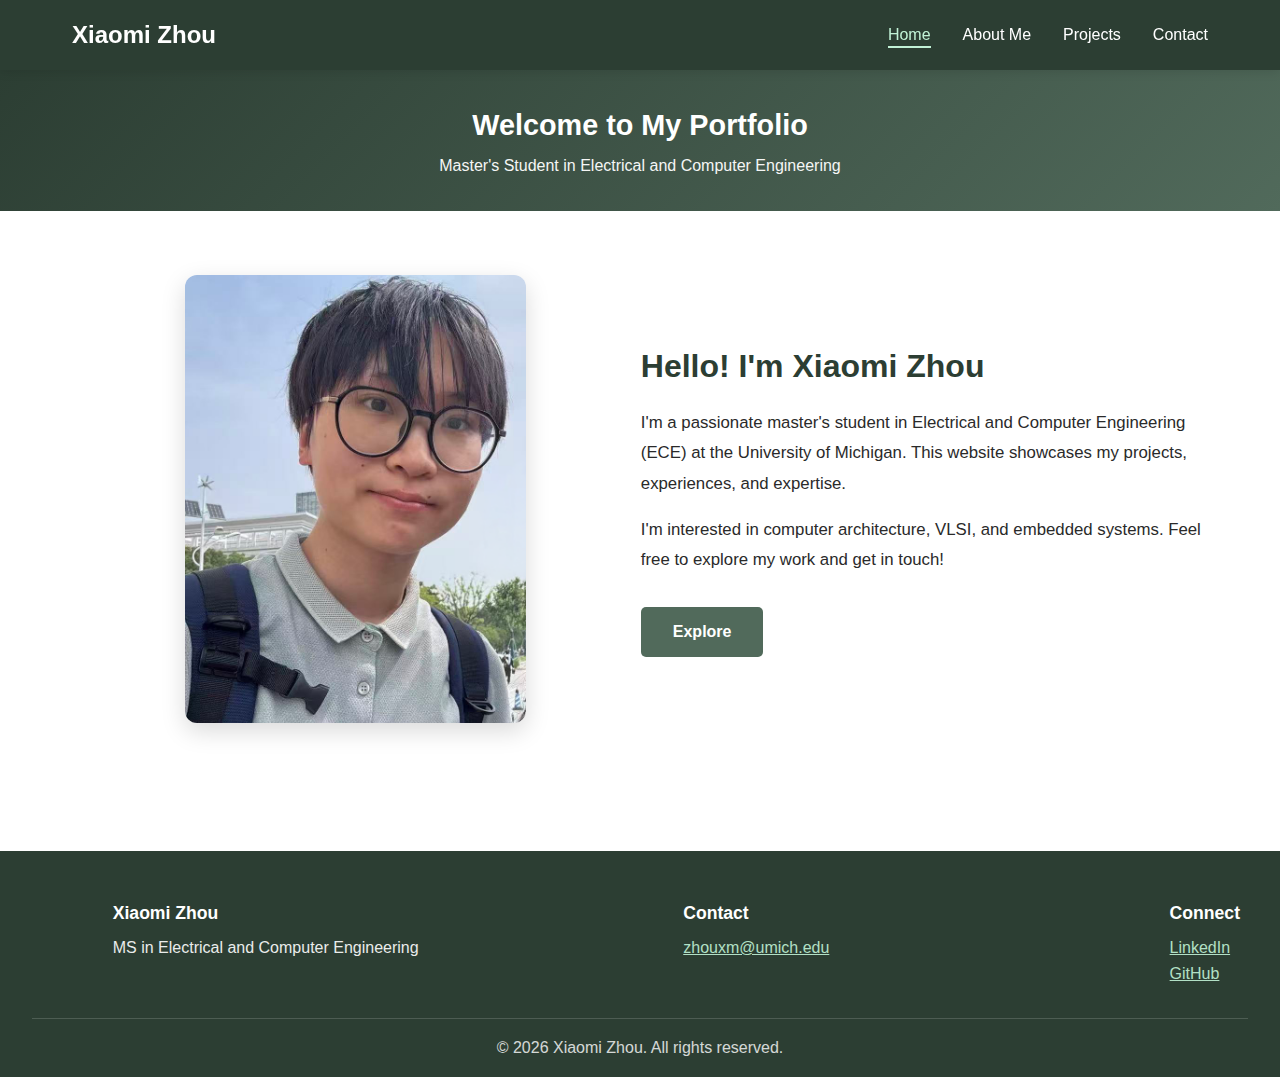
<file: index.html>
<!DOCTYPE html>
<html lang="en">
<head>
    <meta charset="UTF-8">
    <meta name="viewport" content="width=device-width, initial-scale=1.0">
    <meta name="description" content="Xiaomi Zhou's personal portfolio - MS in Electrical and Computer Engineering">
    <title>Xiaomi Zhou | ECE Portfolio</title>
    <link rel="stylesheet" href="css/style.css">
    <link rel="icon" href="favicon.ico">
</head>
<body>
    <a class="skip" href="#maincontent">Skip to Main Content</a>
    
    <header>
        <nav class="navbar">
                <div class="container">
                <a href="index.html" class="nav-logo">Xiaomi Zhou</a>
                <ul class="nav-menu">
                    <li><a href="index.html" class="nav-link active">Home</a></li>
                    <li><a href="aboutme.html" class="nav-link">About Me</a></li>
                    <li><a href="projects.html" class="nav-link">Projects</a></li>
                    <li><a href="contact.html" class="nav-link">Contact</a></li>
                </ul>
            </div>
        </nav>
        
        <section class="hero">
            <div class="hero-content">
                <h1>Welcome to My Portfolio</h1>
                <p class="subtitle">Master's Student in Electrical and Computer Engineering</p>
            </div>
        </section>
    </header>

    <main id="maincontent">
        <section class="intro">
            <div class="intro-container">
                <div class="intro-image">
                    <img src="img/selfie.png" alt="Portrait of Xiaomi Zhou">
                </div>
                <div class="intro-text">
                    <h2>Hello! I'm Xiaomi Zhou</h2>
                    <p>I'm a passionate master's student in Electrical and Computer Engineering (ECE) at the University of Michigan. This website showcases my projects, experiences, and expertise.</p>
                    <p>I'm interested in computer architecture, VLSI, and embedded systems. Feel free to explore my work and get in touch!</p>
                    <a href="aboutme.html" class="cta-button">Explore</a>
                </div>
            </div>
        </section>
    </main>

    <footer>
        <div class="footer-content">
            <div class="footer-section">
                <h3>Xiaomi Zhou</h3>
                <p>MS in Electrical and Computer Engineering</p>
            </div>
            <div class="footer-section">
                <h3>Contact</h3>
                <p><a href="mailto:zhouxm@umich.edu">zhouxm@umich.edu</a></p>
            </div>
            <div class="footer-section">
                <h3>Connect</h3>
                <ul>
                    <li><a href="https://www.linkedin.com/in/xiaomi-zhou-228a4b295" target="_blank" rel="noopener noreferrer">LinkedIn</a></li>
                    <li><a href="https://github.com/ZhouxmLiz" target="_blank" rel="noopener noreferrer">GitHub</a></li>
                </ul>
            </div>
        </div>
        <p class="copyright">&copy; <span id="year"></span> Xiaomi Zhou. All rights reserved.</p>
    </footer>

    <script>
        document.getElementById("year").textContent = new Date().getFullYear();
    </script>
</body>
</html>
</file>
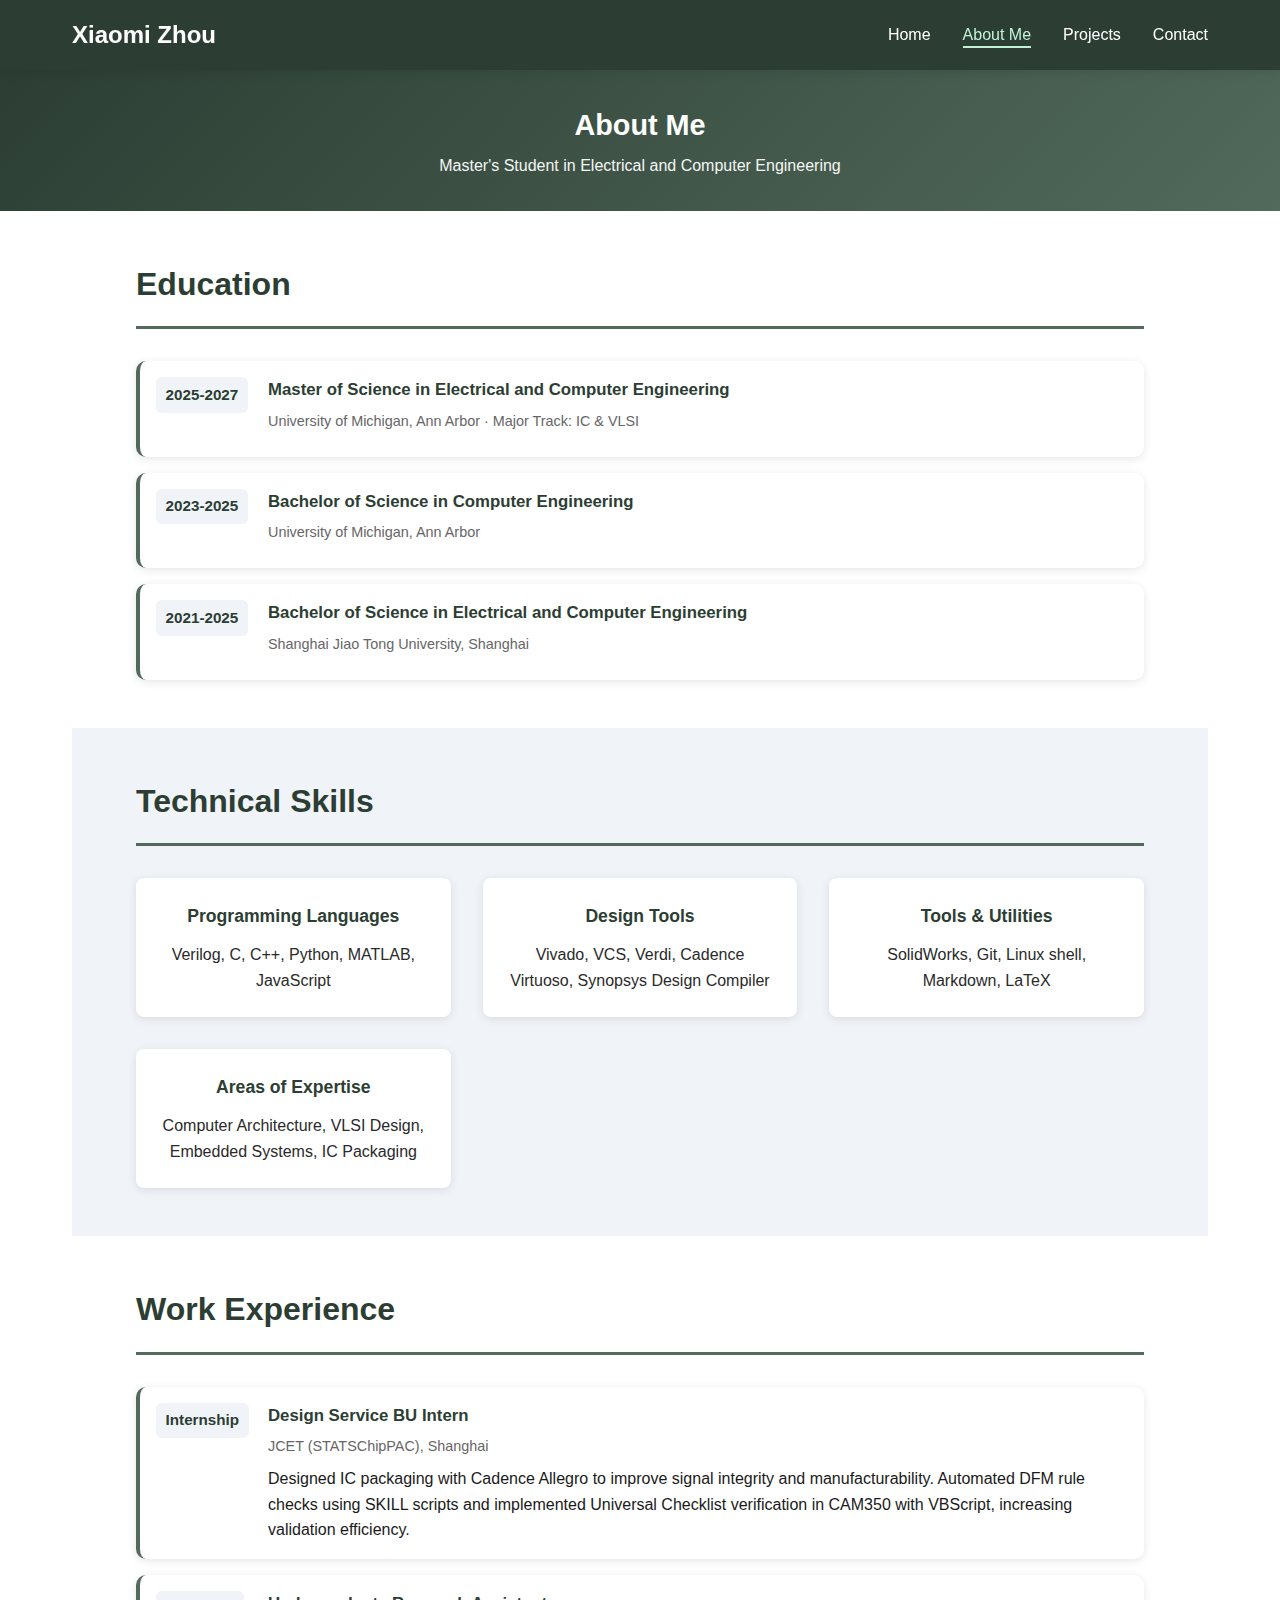
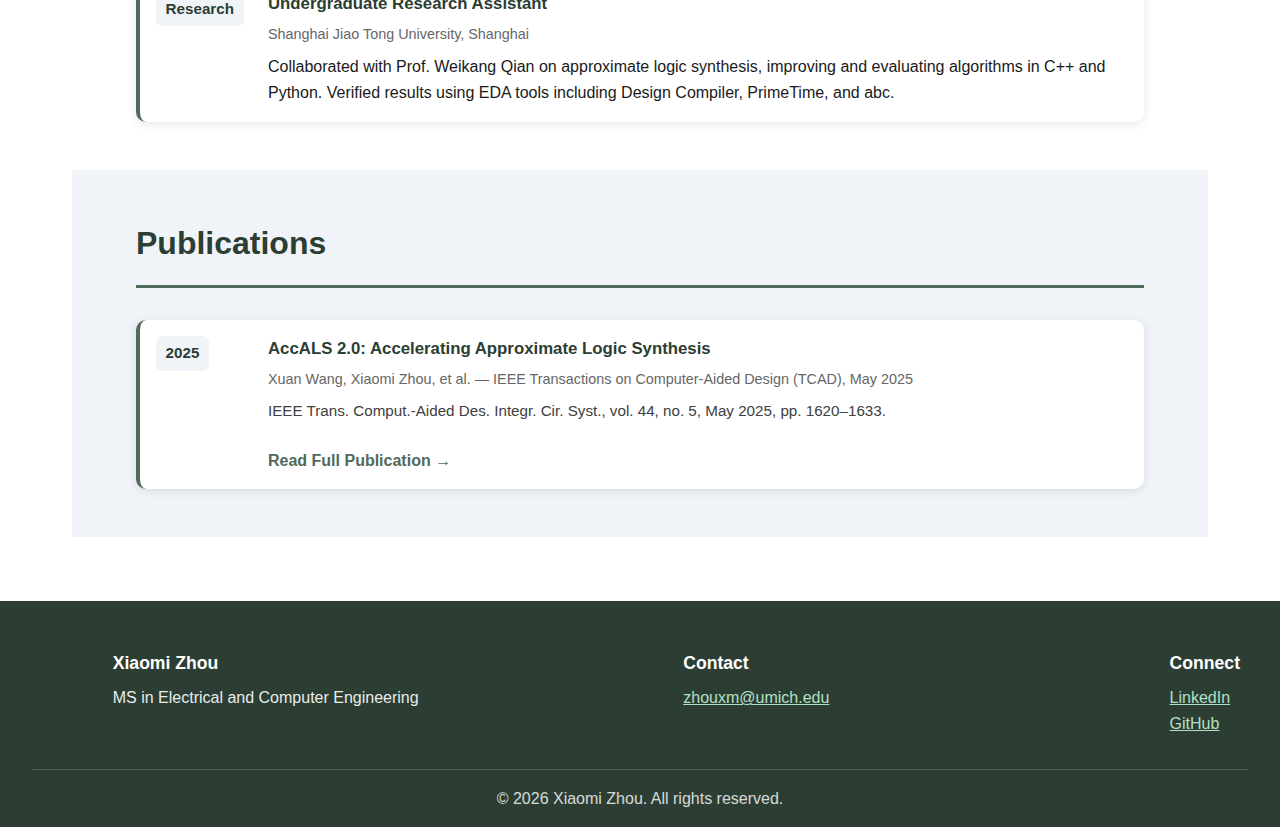
<file: aboutme.html>
<!DOCTYPE html>
<html lang="en">
<head>
    <meta charset="UTF-8">
    <meta name="viewport" content="width=device-width, initial-scale=1.0">
    <meta name="description" content="About Xiaomi Zhou - MS in Electrical and Computer Engineering">
    <title>About Me | Xiaomi Zhou</title>
    <link rel="stylesheet" href="css/style.css">
    <link rel="icon" href="favicon.ico">
</head>
<body>
    <a class="skip" href="#maincontent">Skip to Main Content</a>
    
    <header>
        <nav class="navbar">
                <div class="container">
                <a href="index.html" class="nav-logo">Xiaomi Zhou</a>
                <ul class="nav-menu">
                    <li><a href="index.html" class="nav-link">Home</a></li>
                    <li><a href="aboutme.html" class="nav-link active">About Me</a></li>
                    <li><a href="projects.html" class="nav-link">Projects</a></li>
                    <li><a href="contact.html" class="nav-link">Contact</a></li>
                </ul>
            </div>
        </nav>
        
        <section class="hero">
            <div class="hero-content">
                <h1>About Me</h1>
                <p class="subtitle">Master's Student in Electrical and Computer Engineering</p>
            </div>
        </section>
    </header>

    <main id="maincontent">
        <section class="section">
            <div class="container">
                <h2>Education</h2>
                <ul class="list">
                    <li class="list-item">
                        <div class="list-left">
                            <div class="item-badge">2025-2027</div>
                        </div>
                        <div class="list-right">
                            <h3>Master of Science in Electrical and Computer Engineering</h3>
                            <div class="meta">University of Michigan, Ann Arbor · Major Track: IC & VLSI</div>
                        </div>
                    </li>

                    <li class="list-item">
                        <div class="list-left">
                            <div class="item-badge">2023-2025</div>
                        </div>
                        <div class="list-right">
                            <h3>Bachelor of Science in Computer Engineering</h3>
                            <div class="meta">University of Michigan, Ann Arbor</div>
                        </div>
                    </li>

                    <li class="list-item">
                        <div class="list-left">
                            <div class="item-badge">2021-2025</div>
                        </div>
                        <div class="list-right">
                            <h3>Bachelor of Science in Electrical and Computer Engineering</h3>
                            <div class="meta">Shanghai Jiao Tong University, Shanghai</div>
                        </div>
                    </li>
                </ul>
            </div>
        </section>

        <section class="section alt">
            <div class="container">
                <h2>Technical Skills</h2>
                <div class="skills-grid">
                    <div class="skill-category">
                        <h3>Programming Languages</h3>
                        <p>Verilog, C, C++, Python, MATLAB, JavaScript</p>
                    </div>
                    <div class="skill-category">
                        <h3>Design Tools</h3>
                        <p>Vivado, VCS, Verdi, Cadence Virtuoso, Synopsys Design Compiler</p>
                    </div>
                    <div class="skill-category">
                        <h3>Tools & Utilities</h3>
                        <p>SolidWorks, Git, Linux shell, Markdown, LaTeX</p>
                    </div>
                    <div class="skill-category">
                        <h3>Areas of Expertise</h3>
                        <p>Computer Architecture, VLSI Design, Embedded Systems, IC Packaging</p>
                    </div>
                </div>
            </div>
        </section>

        <section class="section">
            <div class="container">
                <h2>Work Experience</h2>
                <ul class="list">
                    <li class="list-item">
                        <div class="list-left">
                            <div class="item-badge">Internship</div>
                        </div>
                        <div class="list-right">
                            <h3>Design Service BU Intern</h3>
                            <div class="meta">JCET (STATSChipPAC), Shanghai</div>
                            <p>Designed IC packaging with Cadence Allegro to improve signal integrity and manufacturability. Automated DFM rule checks using SKILL scripts and implemented Universal Checklist verification in CAM350 with VBScript, increasing validation efficiency.</p>
                        </div>
                    </li>

                    <li class="list-item">
                        <div class="list-left">
                            <div class="item-badge">Research</div>
                        </div>
                        <div class="list-right">
                            <h3>Undergraduate Research Assistant</h3>
                            <div class="meta">Shanghai Jiao Tong University, Shanghai</div>
                            <p>Collaborated with Prof. Weikang Qian on approximate logic synthesis, improving and evaluating algorithms in C++ and Python. Verified results using EDA tools including Design Compiler, PrimeTime, and abc.</p>
                        </div>
                    </li>
                </ul>
            </div>
        </section>

        <section class="section alt">
            <div class="container">
                <h2>Publications</h2>
                <ul class="list">
                    <li class="list-item">
                        <div class="list-left">
                            <div class="item-badge">2025</div>
                        </div>
                        <div class="list-right">
                            <h3>AccALS 2.0: Accelerating Approximate Logic Synthesis</h3>
                            <div class="meta">Xuan Wang, Xiaomi Zhou, et al. — IEEE Transactions on Computer-Aided Design (TCAD), May 2025</div>
                            <p class="publication-meta">IEEE Trans. Comput.-Aided Des. Integr. Cir. Syst., vol. 44, no. 5, May 2025, pp. 1620–1633.</p>
                            <p><a href="https://dl.acm.org/doi/10.1109/TCAD.2024.3506860" class="publication-link" target="_blank" rel="noopener noreferrer">Read Full Publication →</a></p>
                        </div>
                    </li>
                </ul>
            </div>
        </section>
    </main>

    <footer>
        <div class="footer-content">
            <div class="footer-section">
                <h3>Xiaomi Zhou</h3>
                <p>MS in Electrical and Computer Engineering</p>
            </div>
            <div class="footer-section">
                <h3>Contact</h3>
                <p><a href="mailto:zhouxm@umich.edu">zhouxm@umich.edu</a></p>
            </div>
            <div class="footer-section">
                <h3>Connect</h3>
                <ul>
                    <li><a href="https://www.linkedin.com" target="_blank" rel="noopener noreferrer">LinkedIn</a></li>
                    <li><a href="https://github.com" target="_blank" rel="noopener noreferrer">GitHub</a></li>
                </ul>
            </div>
        </div>
        <p class="copyright">&copy; <span id="year"></span> Xiaomi Zhou. All rights reserved.</p>
    </footer>

    <script>
        document.getElementById("year").textContent = new Date().getFullYear();
    </script>
</body>
</html>
</file>
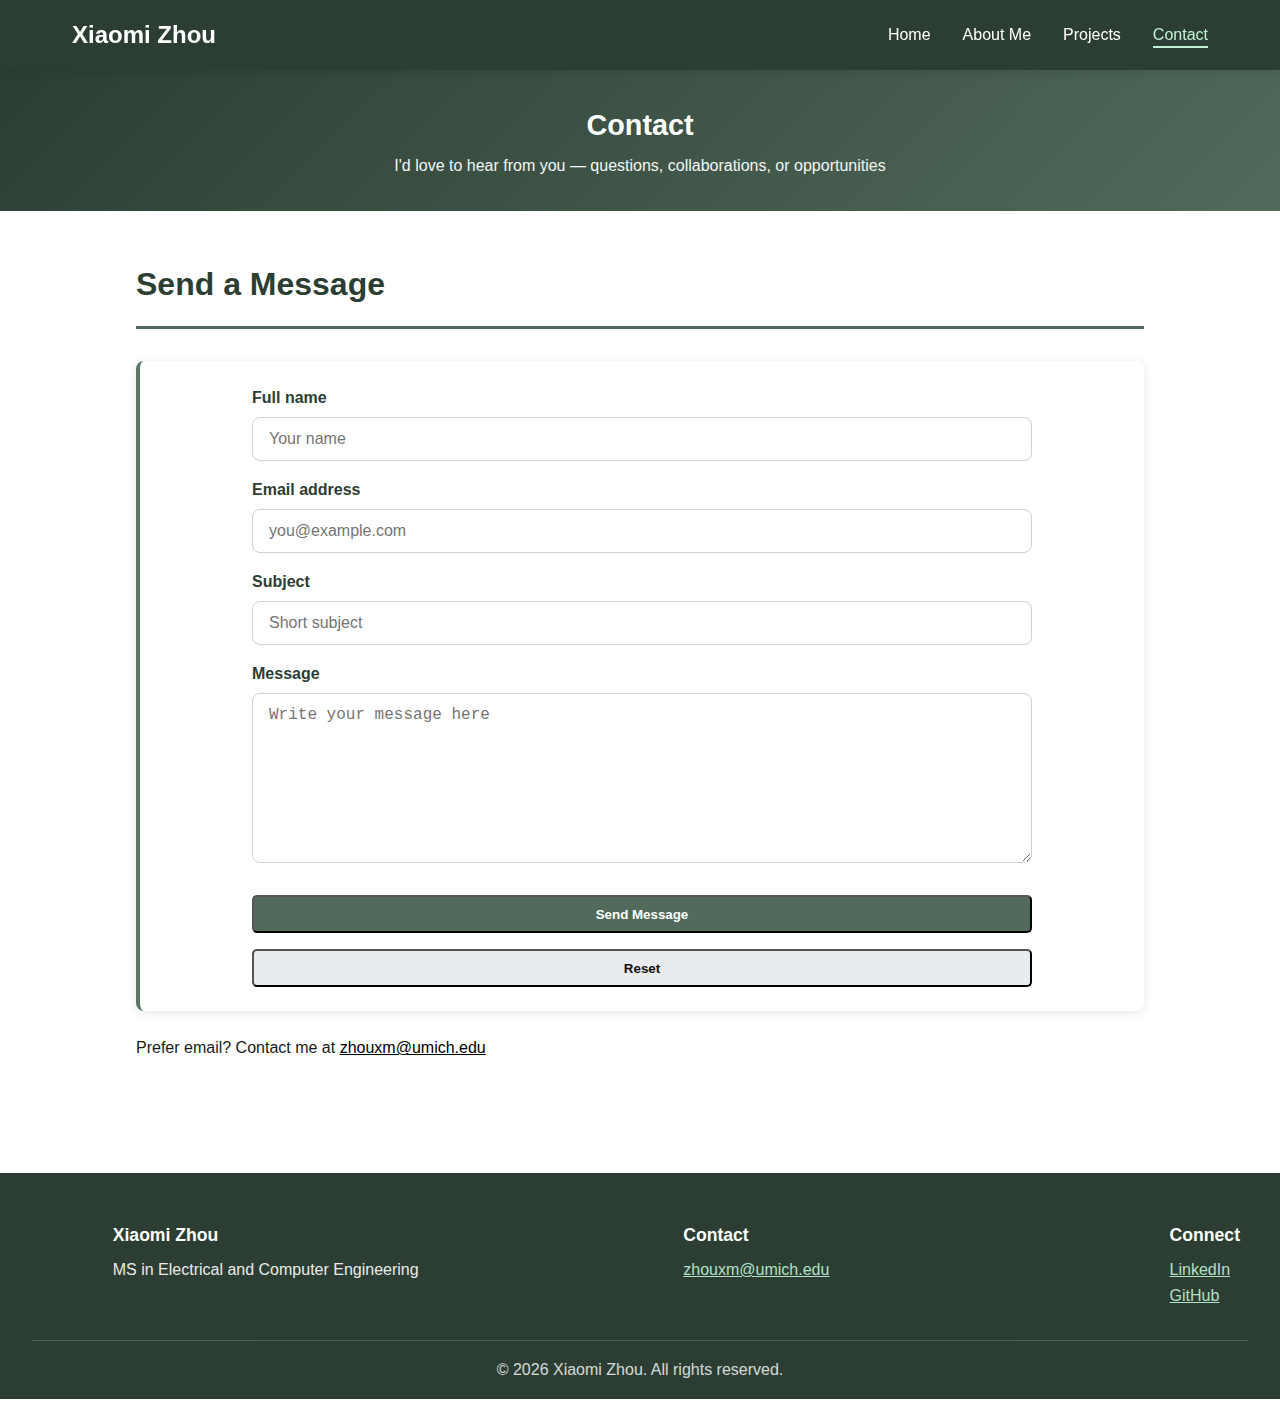
<file: contact.html>
<!DOCTYPE html>
<html lang="en">
<head>
    <meta charset="UTF-8">
    <meta name="viewport" content="width=device-width, initial-scale=1.0">
    <meta name="description" content="Contact Xiaomi Zhou - get in touch about projects, collaborations, or questions">
    <title>Contact | Xiaomi Zhou</title>
    <link rel="stylesheet" href="css/style.css">
    <link rel="icon" href="favicon.ico">
</head>
<body>
    <a class="skip" href="#maincontent">Skip to Main Content</a>

    <header>
        <nav class="navbar">
                <div class="container">
                <a href="index.html" class="nav-logo">Xiaomi Zhou</a>
                <ul class="nav-menu">
                    <li><a href="index.html" class="nav-link">Home</a></li>
                    <li><a href="aboutme.html" class="nav-link">About Me</a></li>
                    <li><a href="projects.html" class="nav-link">Projects</a></li>
                    <li><a href="contact.html" class="nav-link active">Contact</a></li>
                </ul>
            </div>
        </nav>

        <section class="hero">
            <div class="hero-content">
                <h1>Contact</h1>
                <p class="subtitle">I'd love to hear from you — questions, collaborations, or opportunities</p>
            </div>
        </section>
    </header>

    <main id="maincontent">
        <section class="section">
            <div class="container">
                <h2>Send a Message</h2>
                <div class="form-card">
                    <form id="contactForm" class="contact-form" action="https://formspree.io/f/xangdydw" method="POST">
                        <div class="form-row">
                            <label for="name">Full name</label>
                            <input id="name" name="name" type="text" required placeholder="Your name" aria-required="true">
                        </div>

                        <div class="form-row">
                            <label for="email">Email address</label>
                            <input id="email" name="email" type="email" required placeholder="you@example.com" aria-required="true">
                        </div>

                        <div class="form-row">
                            <label for="subject">Subject</label>
                            <input id="subject" name="subject" type="text" maxlength="150" placeholder="Short subject" required>
                        </div>

                        <div class="form-row">
                            <label for="message">Message</label>
                            <textarea id="message" name="message" rows="8" required minlength="10" maxlength="3000" placeholder="Write your message here"></textarea>
                        </div>

                        <div class="form-row">
                            <button type="submit" class="cta-button">Send Message</button>
                            <button type="reset" class="cta-button">Reset</button>
                        </div>

                        <div id="formStatus" role="status" aria-live="polite"></div>
                    </form>
                </div>

                <p class="prefer" style="margin-top:1rem;">Prefer email? Contact me at <a href="mailto:zhouxm@umich.edu">zhouxm@umich.edu</a></p>
            </div>
        </section>
    </main>

    <footer>
        <div class="footer-content">
            <div class="footer-section">
                <h3>Xiaomi Zhou</h3>
                <p>MS in Electrical and Computer Engineering</p>
            </div>
            <div class="footer-section">
                <h3>Contact</h3>
                <p><a href="mailto:zhouxm@umich.edu">zhouxm@umich.edu</a></p>
            </div>
            <div class="footer-section">
                <h3>Connect</h3>
                <ul>
                    <li><a href="https://www.linkedin.com" target="_blank" rel="noopener noreferrer">LinkedIn</a></li>
                    <li><a href="https://github.com" target="_blank" rel="noopener noreferrer">GitHub</a></li>
                </ul>
            </div>
        </div>
        <p class="copyright">&copy; <span id="year"></span> Xiaomi Zhou. All rights reserved.</p>
    </footer>

    <script>
        document.getElementById('year').textContent = new Date().getFullYear();
    </script>
</body>
</html>
</file>
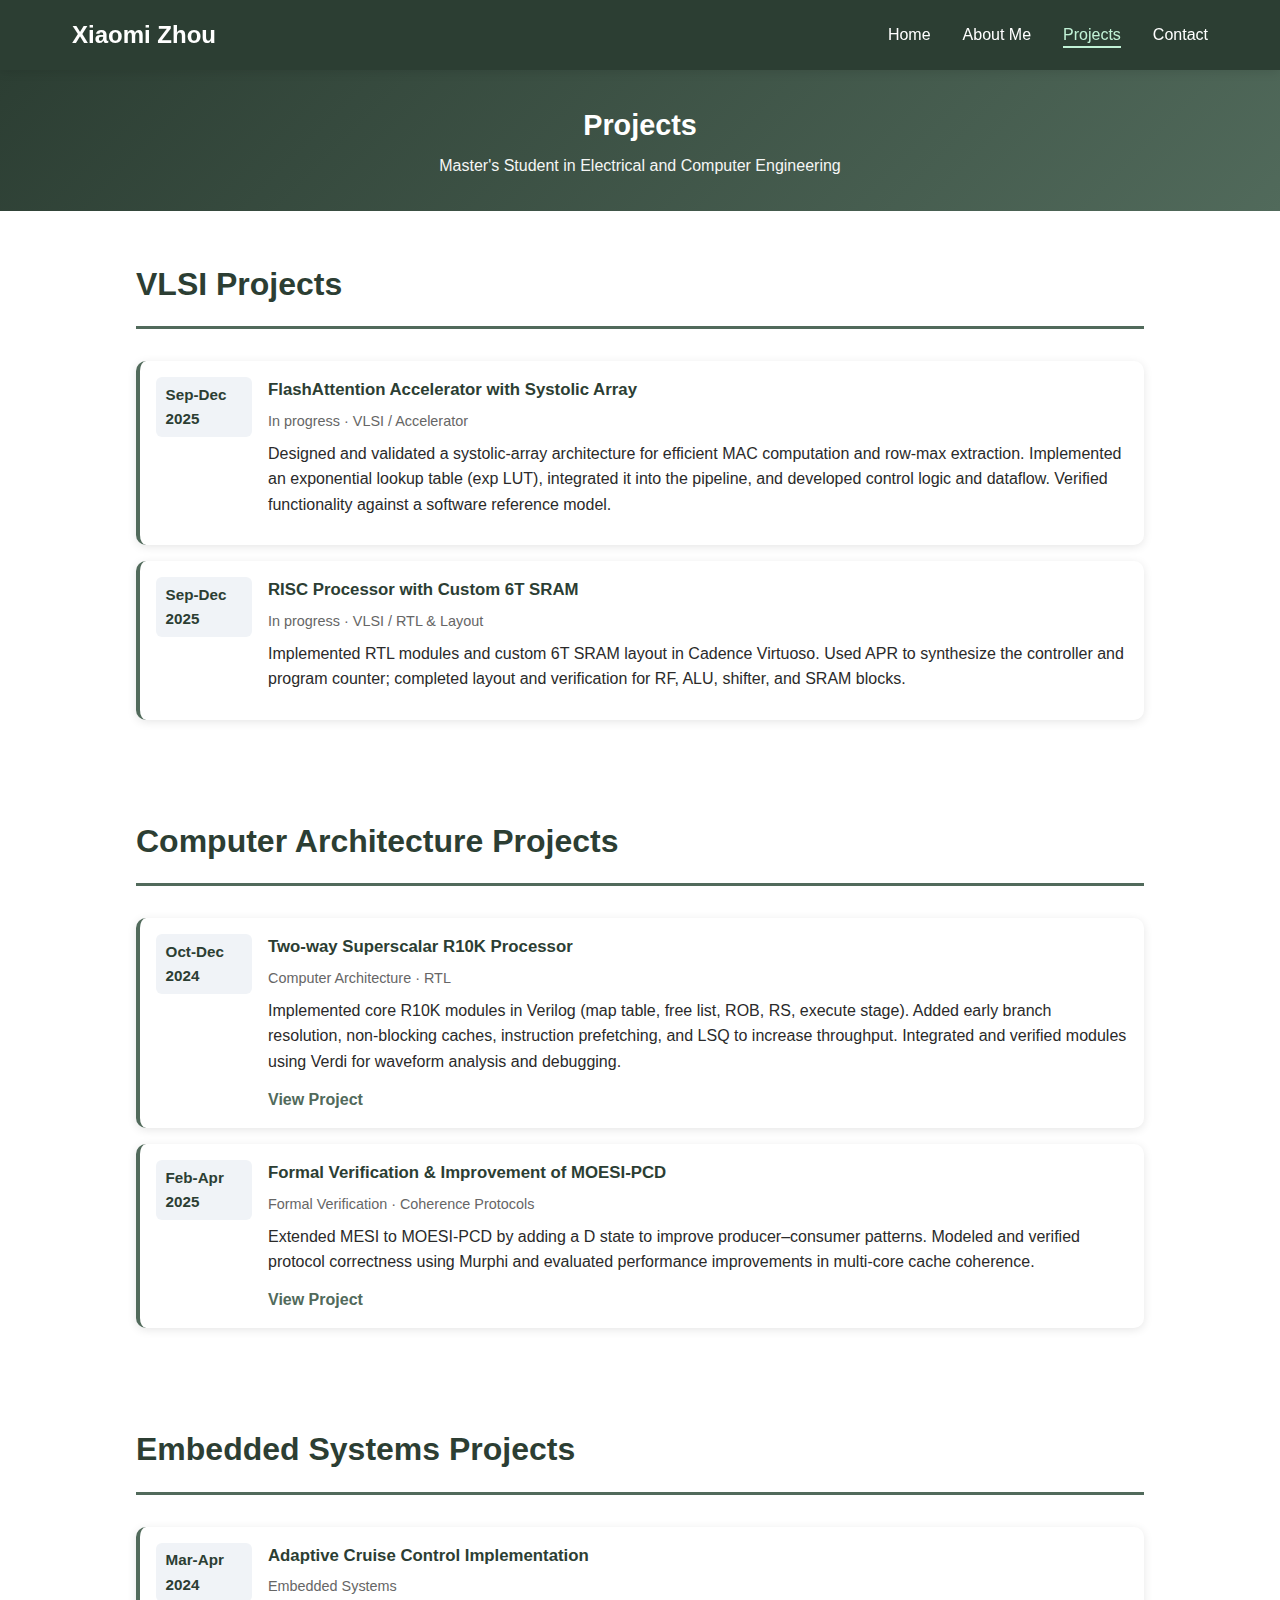
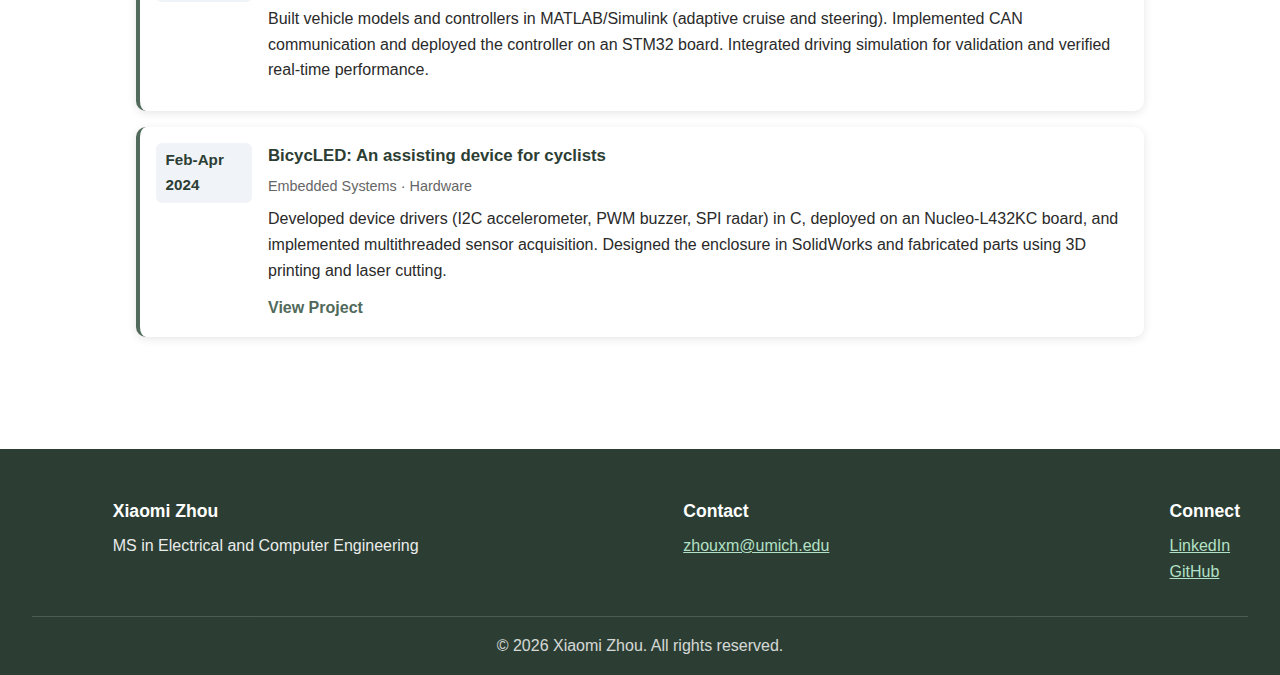
<file: projects.html>
<!DOCTYPE html>
<html lang="en">
<head>
    <meta charset="UTF-8">
    <meta name="viewport" content="width=device-width, initial-scale=1.0">
    <meta name="description" content="Xiaomi Zhou's personal portfolio - MS in Electrical and Computer Engineering">
    <title>Projects | Xiaomi Zhou</title>
    <link rel="stylesheet" href="css/style.css">
    <link rel="icon" href="favicon.ico">
</head>
<body>
    <a class="skip" href="#maincontent">Skip to Main Content</a>
    
    <header>
        <nav class="navbar">
            <div class="container">
                <a href="index.html" class="nav-logo">Xiaomi Zhou</a>
                <ul class="nav-menu">
                    <li><a href="index.html" class="nav-link">Home</a></li>
                    <li><a href="aboutme.html" class="nav-link">About Me</a></li>
                    <li><a href="projects.html" class="nav-link active">Projects</a></li>
                    <li><a href="contact.html" class="nav-link">Contact</a></li>
                </ul>
            </div>
        </nav>
        
        <section class="hero">
            <div class="hero-content">
                <h1>Projects</h1>
                <p class="subtitle">Master's Student in Electrical and Computer Engineering</p>
            </div>
        </section>
    </header>

    <main id="maincontent">
        <section class="section">
            <div class="container">
                <h2>VLSI Projects</h2>
                <ul class="list">
                    <li class="list-item">
                        <div class="list-left"><div class="item-badge">Sep-Dec 2025</div></div>
                        <div class="list-right">
                            <h3>FlashAttention Accelerator with Systolic Array</h3>
                            <div class="meta">In progress · VLSI / Accelerator</div>
                            <p class="project-description">Designed and validated a systolic-array architecture for efficient MAC computation and row-max extraction. Implemented an exponential lookup table (exp LUT), integrated it into the pipeline, and developed control logic and dataflow. Verified functionality against a software reference model.</p>
                        </div>
                    </li>

                    <li class="list-item">
                        <div class="list-left"><div class="item-badge">Sep-Dec 2025</div></div>
                        <div class="list-right">
                            <h3>RISC Processor with Custom 6T SRAM</h3>
                            <div class="meta">In progress · VLSI / RTL & Layout</div>
                            <p class="project-description">Implemented RTL modules and custom 6T SRAM layout in Cadence Virtuoso. Used APR to synthesize the controller and program counter; completed layout and verification for RF, ALU, shifter, and SRAM blocks.</p>
                        </div>
                    </li>
                </ul>
                <!-- Add more projects as needed -->
            </div>
        </section>

        <section class="section">
            <div class="container">
                <h2>Computer Architecture Projects</h2>
                <ul class="list">
                    <li class="list-item">
                        <div class="list-left"><div class="item-badge">Oct-Dec 2024</div></div>
                        <div class="list-right">
                            <h3>Two-way Superscalar R10K Processor</h3>
                            <div class="meta">Computer Architecture · RTL</div>
                            <p class="project-description">Implemented core R10K modules in Verilog (map table, free list, ROB, RS, execute stage). Added early branch resolution, non-blocking caches, instruction prefetching, and LSQ to increase throughput. Integrated and verified modules using Verdi for waveform analysis and debugging.</p>
                            <p><a href="./rpt/470_report.pdf" class="project-link">View Project</a></p>
                        </div>
                    </li>

                    <li class="list-item">
                        <div class="list-left"><div class="item-badge">Feb-Apr 2025</div></div>
                        <div class="list-right">
                            <h3>Formal Verification & Improvement of MOESI-PCD</h3>
                            <div class="meta">Formal Verification · Coherence Protocols</div>
                            <p class="project-description">Extended MESI to MOESI-PCD by adding a D state to improve producer–consumer patterns. Modeled and verified protocol correctness using Murphi and evaluated performance improvements in multi-core cache coherence.</p>
                            <p><a href="./rpt/570_report.pdf" class="project-link">View Project</a></p>
                        </div>
                    </li>
                </ul>
                <!-- Add more projects as needed -->
            </div>
        </section>

        <section class="section">
            <div class="container">
                <h2>Embedded Systems Projects</h2>
                <ul class="list">
                    <li class="list-item">
                        <div class="list-left"><div class="item-badge">Mar-Apr 2024</div></div>
                        <div class="list-right">
                            <h3>Adaptive Cruise Control Implementation</h3>
                            <div class="meta">Embedded Systems</div>
                            <p class="project-description">Built vehicle models and controllers in MATLAB/Simulink (adaptive cruise and steering). Implemented CAN communication and deployed the controller on an STM32 board. Integrated driving simulation for validation and verified real-time performance.</p>
                        </div>
                    </li>
                    <li class="list-item">
                        <div class="list-left"><div class="item-badge">Feb-Apr 2024</div></div>
                        <div class="list-right">
                            <h3>BicycLED: An assisting device for cyclists</h3>
                            <div class="meta">Embedded Systems · Hardware</div>
                            <p class="project-description">Developed device drivers (I2C accelerometer, PWM buzzer, SPI radar) in C, deployed on an Nucleo-L432KC board, and implemented multithreaded sensor acquisition. Designed the enclosure in SolidWorks and fabricated parts using 3D printing and laser cutting.</p>
                            <p><a href="./rpt/373_report.pdf" class="project-link">View Project</a></p>
                        </div>
                    </li>
                </ul>
                <!-- Add more projects as needed -->
            </div>
        </section>
        <!-- Add more sections for different types of projects (e.g., research, coursework) -->
    </main>

    <footer>
        <div class="footer-content">
            <div class="footer-section">
                <h3>Xiaomi Zhou</h3>
                <p>MS in Electrical and Computer Engineering</p>
            </div>
            <div class="footer-section">
                <h3>Contact</h3>
                <p><a href="mailto:zhouxm@umich.edu">zhouxm@umich.edu</a></p>
            </div>
            <div class="footer-section">
                <h3>Connect</h3>
                <ul>
                    <li><a href="https://www.linkedin.com/in/xiaomi-zhou-228a4b295" target="_blank" rel="noopener noreferrer">LinkedIn</a></li>
                    <li><a href="https://github.com/ZhouxmLiz" target="_blank" rel="noopener noreferrer">GitHub</a></li>
                </ul>
            </div>
        </div>
        <p class="copyright">&copy; <span id="year"></span> Xiaomi Zhou. All rights reserved.</p>
    </footer>

    <script>
        document.getElementById("year").textContent = new Date().getFullYear();
    </script>
</body>
</html>
</file>
<file: css/style.css>
/* ==================== */
/* Reset and Base Styles */
/* ==================== */
* {
    margin: 0;
    padding: 0;
    box-sizing: border-box;
}

:root {
    --primary-color: #2C3E33;
    --secondary-color: #516A5B;
    --accent-color: #597667;
    --link-color: #c1f2d6;
    --dark-text: #1a1a1a;
    --light-bg: #f0f3f7;
    --white: #ffffff;
    --border-color: #d0d0d0;
    --shadow: 0 2px 10px rgba(0, 0, 0, 0.1);
    --shadow-lg: 0 8px 25px rgba(0, 0, 0, 0.15);
}

html {
    scroll-behavior: smooth;
}

body {
    font-family: 'Segoe UI', Tahoma, Geneva, Verdana, sans-serif;
    line-height: 1.6;
    color: var(--dark-text);
    background-color: var(--white);
}

/* ==================== */
/* Skip Link */
/* ==================== */
.skip {
    position: absolute;
    top: -40px;
    left: 0;
    background: var(--primary-color);
    color: var(--white);
    padding: 8px;
    text-decoration: none;
    z-index: 100;
}

.skip:focus {
    top: 0;
}

/* ==================== */
/* Navigation Bar */
/* ==================== */
header {
    background-color: var(--white);
}

.navbar {
    background-color: var(--primary-color);
    padding: 1rem 0;
    position: sticky;
    top: 0;
    z-index: 50;
    box-shadow: var(--shadow);
}

.container {
    max-width: 1200px;
    margin: 0 auto;
    padding: 0 2rem;
}

.navbar > .container {
    display: flex;
    justify-content: space-between;
    align-items: center;
}

.nav-logo {
    color: var(--white);
    font-size: 1.5rem;
    font-weight: bold;
    text-decoration: none;
    transition: color 0.3s ease;
}

.nav-logo:hover {
    color: var(--link-color);
}

.nav-logo:focus {
    color: var(--link-color);
    border: 2px dashed var(--link-color);
}

.nav-menu {
    display: flex;
    list-style: none;
    gap: 2rem;
}

.nav-link {
    color: var(--white);
    text-decoration: none;
    font-weight: 500;
    transition: color 0.3s ease;
    position: relative;
}

.nav-link:hover {
    color: var(--link-color);
}

.nav-link:focus {
    color: var(--link-color);
    border: 2px dashed var(--link-color);
}

.nav-link.active {
    color: var(--link-color);
}

.nav-link.active::after {
    content: '';
    position: absolute;
    bottom: -5px;
    left: 0;
    width: 100%;
    height: 2px;
    background-color: var(--link-color);
}

/* ==================== */
/* Hero Section */
/* ==================== */
.hero {
    background: linear-gradient(135deg, var(--primary-color) 0%, var(--secondary-color) 100%);
    color: var(--white);
    padding: 2rem;
    text-align: center;
}

.hero-content h1 {
    font-size: 1.8rem;
    margin-bottom: 0.3rem;
    font-weight: 700;
}

.subtitle {
    font-size: 1rem;
    opacity: 0.95;
}

/* ==================== */
/* Main Content */
/* ==================== */
main {
    max-width: 1200px;
    margin: 0 auto;
    padding: 0 2rem;
}

/* ==================== */
/* Intro Section */
/* ==================== */
.intro {
    padding: 4rem 0;
}

.intro-container {
    display: grid;
    grid-template-columns: 1fr 1fr;
    gap: 0.1rem;
    align-items: center;
}

.intro-text h2 {
    font-size: 2rem;
    margin-bottom: 1rem;
    color: var(--primary-color);
}

.intro-text p {
    margin-bottom: 1rem;
    font-size: 1.05rem;
    line-height: 1.8;
    color: #2a2a2a;
}

.intro-image {
    display: flex;
    justify-content: space-evenly
}

.intro-image img {
    width: 60%;
    border-radius: 12px;
    box-shadow: var(--shadow-lg);
    height: 28rem;
    object-fit: cover;
}

/* ==================== */
/* Call to Action Button */
/* ==================== */
.cta-button {
    display: inline-block;
    background-color: var(--secondary-color);
    color: var(--white);
    padding: 0.75rem 2rem;
    border-radius: 5px;
    text-decoration: none;
    font-weight: 600;
    transition: all 0.3s ease;
    margin-top: 1rem;
}

.cta-button:hover, .cta-button:focus {
    background-color: var(--primary-color);
    transform: translateY(-2px);
    box-shadow: var(--shadow-lg);
}

/* ==================== */
/* Footer */
/* ==================== */
footer {
    background-color: var(--primary-color);
    color: var(--white);
    margin-top: 4rem;
    padding: 3rem 2rem 1rem;
}

.footer-content {
    max-width: 1200px;
    margin: 0 auto;
    display: grid;
    grid-template-columns: repeat(auto-fit, minmax(250px, 1fr));
    gap: 2rem;
    margin-bottom: 2rem;
    justify-items: end;
}

.footer-section h3 {
    margin-bottom: 0.5rem;
    font-size: 1.1rem;
}

.footer-section p,
.footer-section ul {
    opacity: 0.9;
}

.footer-section ul {
    list-style: none;
}

.footer-section a {
    color: var(--link-color);
    text-decoration: underline;
    transition: opacity 0.3s ease;
}

.footer-section a:hover, .footer-section a:focus {
    border: #e9ecef 2px dashed;
}

.copyright {
    text-align: center;
    border-top: 1px solid rgba(255, 255, 255, 0.2);
    padding-top: 1rem;
    opacity: 0.8;
}

/* ==================== */
/* Content Sections */
/* ==================== */
.section {
    padding: 3rem 2rem;
}

.section.alt {
    background-color: var(--light-bg);
}

.section h2 {
    font-size: 2rem;
    color: var(--primary-color);
    margin-bottom: 2rem;
    border-bottom: 3px solid var(--secondary-color);
    padding-bottom: 1rem;
}

/* Education Items */
.education-item {
    margin-bottom: 2rem;
    padding: 1.5rem;
    background: var(--white);
    border-radius: 8px;
    border-left: 4px solid var(--secondary-color);
    box-shadow: var(--shadow);
}

.education-item h3 {
    color: var(--primary-color);
    margin-bottom: 0.5rem;
    font-size: 1.2rem;
}

.institution {
    font-weight: 600;
    color: var(--secondary-color);
    margin-bottom: 0.25rem;
}

.period {
    color: #555;
    font-size: 0.95rem;
    font-style: italic;
}

/* Skills Grid */
.skills-grid {
    display: grid;
    grid-template-columns: repeat(auto-fit, minmax(250px, 1fr));
    gap: 2rem;
}

.skill-category {
    background: var(--white);
    padding: 1.5rem;
    border-radius: 8px;
    box-shadow: var(--shadow);
    text-align: center;
}

.skill-category h3 {
    color: var(--primary-color);
    margin-bottom: 0.75rem;
    font-size: 1.1rem;
}

.skill-category p {
    color: #2a2a2a;
    line-height: 1.6;
}

.company {
    color: var(--accent-color);
    font-weight: 600;
    font-size: 0.95rem;
}

/* Publication Items */
.publication-item {
    background: var(--white);
    padding: 2rem;
    border-radius: 8px;
    box-shadow: var(--shadow);
    border-left: 4px solid var(--secondary-color);
}

.publication-item h3 {
    color: var(--primary-color);
    margin-bottom: 0.75rem;
    font-size: 1.15rem;
}

.publication-meta {
    color: #404040;
    font-size: 0.95rem;
    margin-bottom: 0.5rem;
}

.publication-link {
    display: inline-block;
    color: var(--secondary-color);
    text-decoration: none;
    font-weight: 600;
    margin-top: 1rem;
    transition: all 0.3s ease;
}

.publication-link:hover {
    color: var(--primary-color);
    transform: translateX(5px);
}

.publication-link:focus {
    border: 2px dashed var(--primary-color);
    color: var(--primary-color);
    transform: translateX(5px);
}

/* ==================== */
/* Contact Form Styles */
/* ==================== */
.contact-form {
    display: grid;
    gap: 1rem;
    max-width: 780px;
    margin: 0 auto;
}

.form-card {
    background: var(--white);
    margin-bottom: 1.5rem;
    border-radius: 8px;
    border-left: 4px solid var(--accent-color);
    box-shadow: var(--shadow);
    padding: 1.5rem 2rem;
}

.form-card h3 {
    color: var(--primary-color);
    font-size: 1.2rem;
    margin-bottom: 0.25rem;
}

.form-card p {
    color: #2a2a2a;
    line-height: 1.8;
}

.contact-form .form-row {
    display: flex;
    flex-direction: column;
}

.contact-form label {
    font-weight: 600;
    margin-bottom: 0.4rem;
    color: var(--primary-color);
}

.contact-form input[type="text"],
.contact-form input[type="email"],
.contact-form textarea {
    padding: 0.75rem 1rem;
    border: 1px solid var(--border-color);
    border-radius: 8px;
    font-size: 1rem;
    color: var(--dark-text);
    background: #fff;
}

.contact-form textarea {
    resize: vertical;
    min-height: 160px;
}

.contact-form .form-row .cta-button {
    padding: 0.6rem 1.2rem;
}

.contact-form .form-row .cta-button[type="reset"] {
    background: #e9ecef;
    color: #111;
}

#formStatus {
    border: 1px solid rgba(0,120,212,0.15);
    background: rgba(0,120,212,0.05);
    color: var(--primary-color);
    padding: 0.6rem 0.85rem;
    border-radius: 8px;
}

#formStatus {
    display: none;
    margin-top: 1rem;
}

.prefer a{
    color: black;
}

.prefer a:hover, .prefer a:focus {
    border: #2C3E33 2px dashed;
}

/* ==================== */
/* Projects Grid / Cards */
/* ==================== */
.project-description {
    color: #2a2a2a;
    line-height: 1.6;
    margin-bottom: 0.75rem;
}

.project-link {
    color: var(--secondary-color);
    text-decoration: none;
    font-weight: 600;
}

.project-link:hover { 
    color: var(--primary-color); 
    transform: translateX(4px); 
}

.project-link:focus {
    border: 2px dashed var(--primary-color);
    color: var(--primary-color);
    transform: translateX(4px);
}

/* ==================== */
/* Unified list style for About page */
/* ==================== */
.list {
    display: grid;
    gap: 1rem;
    list-style: none;
    padding: 0;
    margin: 0;
}

.list-item {
    display: flex;
    gap: 1rem;
    align-items: flex-start;
    background: var(--white);
    border-radius: 10px;
    padding: 1rem;
    box-shadow: var(--shadow);
    border-left: 4px solid var(--secondary-color);
}

.list-left {
    min-width: 96px;
    max-width: 140px;
    text-align: left;
    color: #666;
    font-size: 0.95rem;
}

.item-badge {
    display: inline-block;
    background: var(--light-bg);
    color: var(--primary-color);
    padding: 0.35rem 0.6rem;
    border-radius: 6px;
    font-weight: 600;
}

.list-right {
    flex: 1 1 auto;
}

.list-right h3 {
    margin: 0 0 0.35rem 0;
    color: var(--primary-color);
    font-size: 1.05rem;
}

.list-right .meta {
    color: #666;
    font-size: 0.9rem;
    margin-bottom: 0.5rem;
}

/* ==================== */
/* Responsive Content */
/* ==================== */
@media (max-width: 768px) {
    .section {
        padding: 2rem 1rem;
    }

    .section h2 {
        font-size: 1.5rem;
    }

    .footer-content {
        justify-items: center;
    }

    .skills-grid {
        grid-template-columns: 1fr;
    }

    .intro-image img {
        height: 18rem;
    }
    
    .navbar > .container {
        flex-direction: column;
        gap: 1rem;
    }

    .nav-menu {
        flex-direction: column;
        gap: 1rem;
        text-align: center;
    }

    .hero-content h1 {
        font-size: 1.8rem;
    }

    .subtitle {
        font-size: 1rem;
    }

    .intro-container {
        grid-template-columns: 1fr;
        gap: 2rem;
    }

    .intro-text h2 {
        font-size: 1.5rem;
    }

    .footer-content {
        grid-template-columns: 1fr;
        text-align: center;
    }

    main {
        padding: 0 1rem;
    }

    .list-item {
        flex-direction: column;
    }

    .list-left {
        width: 100%;
        max-width: none;
    }

    .contact-form {
        padding: 0 0.5rem;
    }
}

@media (max-width: 480px) {
    .hero-content h1 {
        font-size: 1.5rem;
    }

    .intro-text h2 {
        font-size: 1.25rem;
    }

    .nav-menu {
        gap: 0.5rem;
    }
}
</file>
